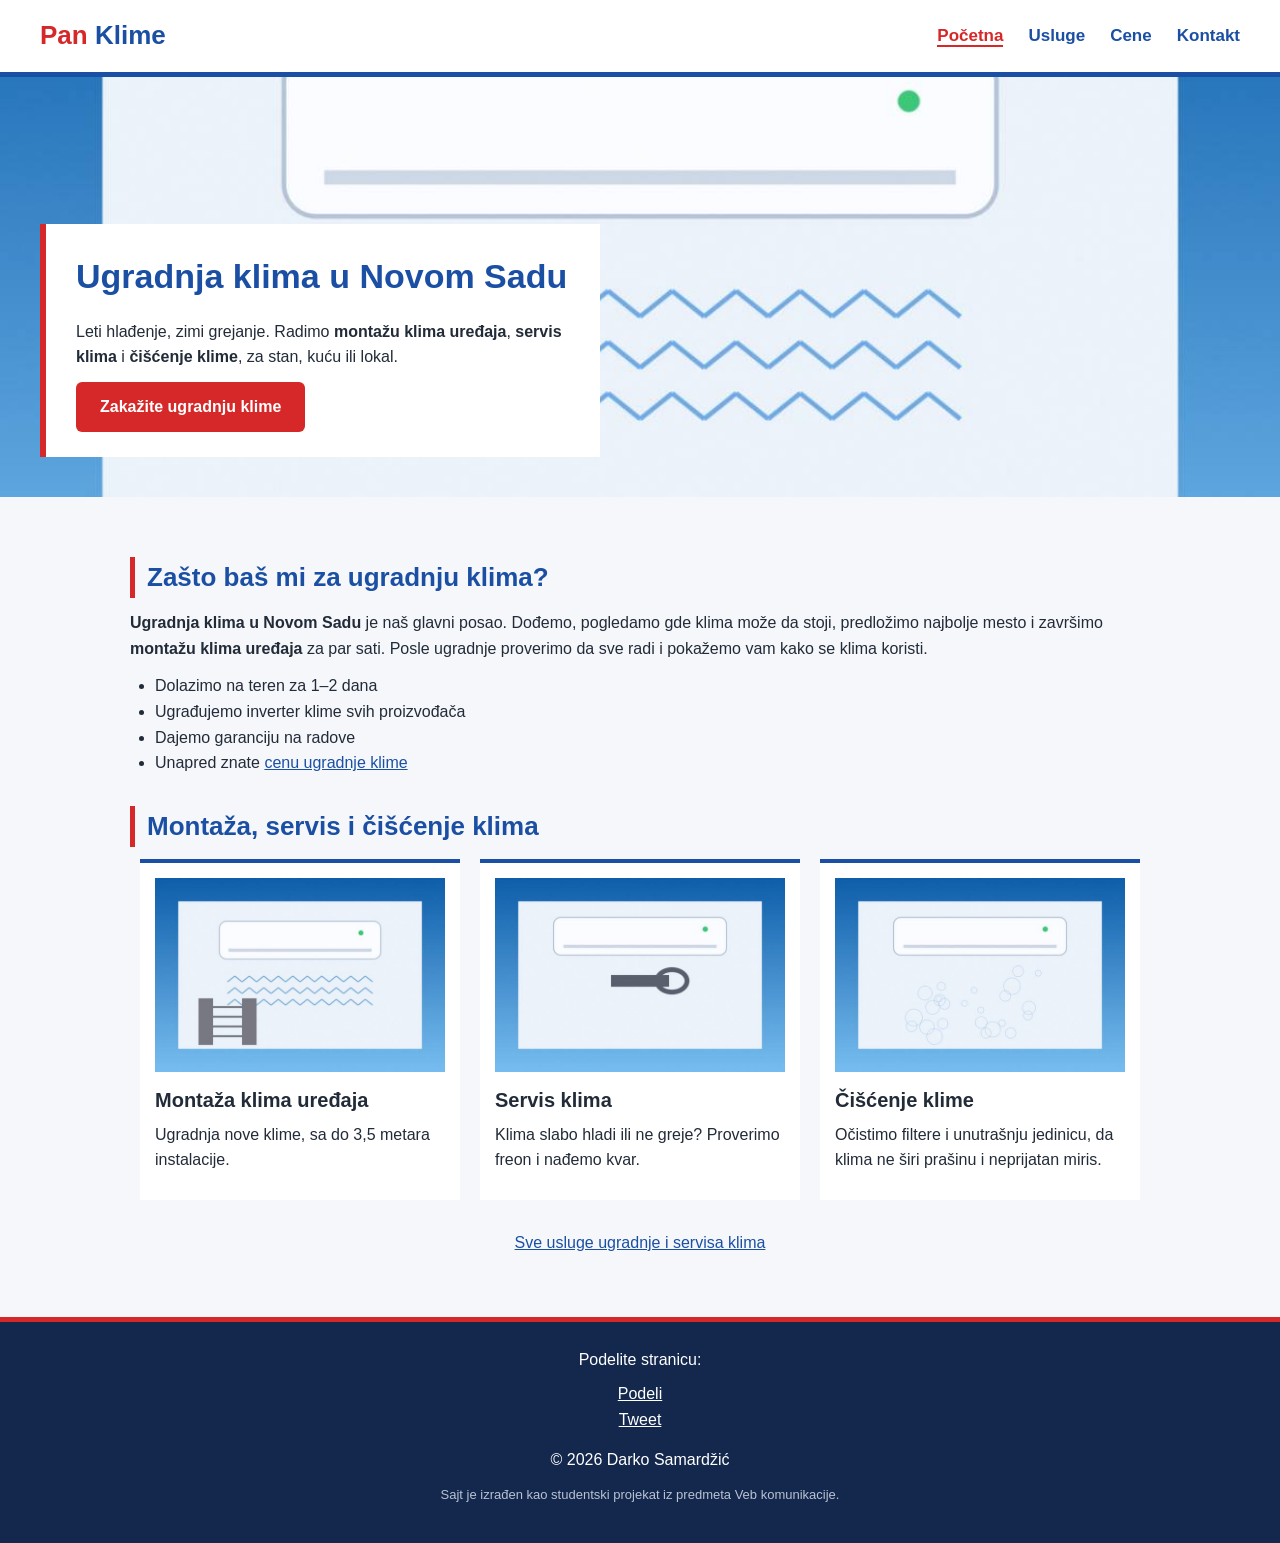
<file: index.html>
<!DOCTYPE html>
<html lang="sr">
<head>
  <meta charset="UTF-8">
  <meta name="viewport" content="width=device-width, initial-scale=1.0">
  <title>Pan Klime – ugradnja klima Novi Sad, servis i čišćenje</title>
  <meta name="description" content="Pan Klime radi ugradnju klima u Novom Sadu, servis i čišćenje klima uređaja. Klima koja leti hladi, a zimi greje. Pozovite i dogovorite termin.">
  <meta name="keywords" content="ugradnja klima Novi Sad, montaža klima uređaja, servis klima Novi Sad, čišćenje klime, cena ugradnje klime">
  <meta name="author" content="Darko Samardžić">

  <!-- Open Graph meta tagovi (Facebook) -->
  <meta property="og:url" content="https://darko312.github.io/DarkoSamardzicIT2026/">
  <meta property="og:type" content="website">
  <meta property="og:title" content="Pan Klime – ugradnja klima Novi Sad, servis i čišćenje">
  <meta property="og:description" content="Pan Klime radi ugradnju klima u Novom Sadu, servis i čišćenje klima uređaja. Klima koja leti hladi, a zimi greje. Pozovite i dogovorite termin.">
  <meta property="og:image" content="https://darko312.github.io/DarkoSamardzicIT2026/slike/og-slika.jpg">

  <!-- Twitter meta tagovi -->
  <meta name="twitter:card" content="summary_large_image">
  <meta name="twitter:title" content="Pan Klime – ugradnja klima Novi Sad, servis i čišćenje">
  <meta name="twitter:description" content="Pan Klime radi ugradnju klima u Novom Sadu, servis i čišćenje klima uređaja. Klima koja leti hladi, a zimi greje. Pozovite i dogovorite termin.">
  <meta name="twitter:image" content="https://darko312.github.io/DarkoSamardzicIT2026/slike/og-slika.jpg">

  <link rel="icon" href="fav/favicon.ico">
  <link rel="stylesheet" href="css/style.min.css">
</head>
<body>
  <!-- Facebook SDK za share dugme -->
  <div id="fb-root"></div>
  <script async defer crossorigin="anonymous" src="https://connect.facebook.net/sr_RS/sdk.js#xfbml=1&version=v19.0"></script>

  <header>
    <a class="logo" href="index.html"><span class="crveno">Pan</span> <span class="plavo">Klime</span></a>
  <nav>
    <ul>
      <li><a href="index.html" class="aktivno">Početna</a></li>
      <li><a href="usluge.html">Usluge</a></li>
      <li><a href="cene.html">Cene</a></li>
      <li><a href="kontakt.html">Kontakt</a></li>
    </ul>
  </nav>
  </header>

  <main>

<section class="hero">
  <img src="slike/hero.jpg" alt="Ugradnja klima uređaja u stanu u Novom Sadu" width="1200" height="800">
  <div class="hero-tekst">
    <h1>Ugradnja klima u Novom Sadu</h1>
    <p>Leti hlađenje, zimi grejanje. Radimo <strong>montažu klima uređaja</strong>, <strong>servis klima</strong> i <strong>čišćenje klime</strong>, za stan, kuću ili lokal.</p>
    <a class="dugme" href="kontakt.html">Zakažite ugradnju klime</a>
  </div>
</section>

<section class="sadrzaj">
  <h2>Zašto baš mi za ugradnju klima?</h2>
  <p><strong>Ugradnja klima u Novom Sadu</strong> je naš glavni posao. Dođemo, pogledamo gde klima može da stoji, predložimo najbolje mesto i završimo <strong>montažu klima uređaja</strong> za par sati. Posle ugradnje proverimo da sve radi i pokažemo vam kako se klima koristi.</p>
  <ul class="prednosti">
    <li>Dolazimo na teren za 1–2 dana</li>
    <li>Ugrađujemo inverter klime svih proizvođača</li>
    <li>Dajemo garanciju na radove</li>
    <li>Unapred znate <a href="cene.html">cenu ugradnje klime</a></li>
  </ul>

  <h2>Montaža, servis i čišćenje klima</h2>
  <div class="kartice">
    <article class="kartica">
      <img src="slike/ugradnja.jpg" alt="Montaža klima uređaja na zid" width="600" height="400">
      <h3>Montaža klima uređaja</h3>
      <p>Ugradnja nove klime, sa do 3,5 metara instalacije.</p>
    </article>
    <article class="kartica">
      <img src="slike/servis.jpg" alt="Servis klima Novi Sad" width="600" height="400">
      <h3>Servis klima</h3>
      <p>Klima slabo hladi ili ne greje? Proverimo freon i nađemo kvar.</p>
    </article>
    <article class="kartica">
      <img src="slike/ciscenje.jpg" alt="Čišćenje i dezinfekcija klime" width="600" height="400">
      <h3>Čišćenje klime</h3>
      <p>Očistimo filtere i unutrašnju jedinicu, da klima ne širi prašinu i neprijatan miris.</p>
    </article>
  </div>
  <p class="centar"><a href="usluge.html">Sve usluge ugradnje i servisa klima</a></p>
</section>

  </main>

  <footer>
  <div class="deli">
    <p>Podelite stranicu:</p>
    <div class="fb-share-button" data-href="https://darko312.github.io/DarkoSamardzicIT2026/" data-layout="button" data-size="large"><a target="_blank" href="https://www.facebook.com/sharer/sharer.php?u=https://darko312.github.io/DarkoSamardzicIT2026/" class="fb-xfbml-parse-ignore">Podeli</a></div>
    <a href="https://twitter.com/share?ref_src=twsrc%5Etfw" class="twitter-share-button" data-size="large" data-show-count="false">Tweet</a><script async src="https://platform.twitter.com/widgets.js"></script>
  </div>
    <p>© 2026 Darko Samardžić</p>
    <p class="mala">Sajt je izrađen kao studentski projekat iz predmeta Veb komunikacije.</p>
  </footer>
</body>
</html>
</file>
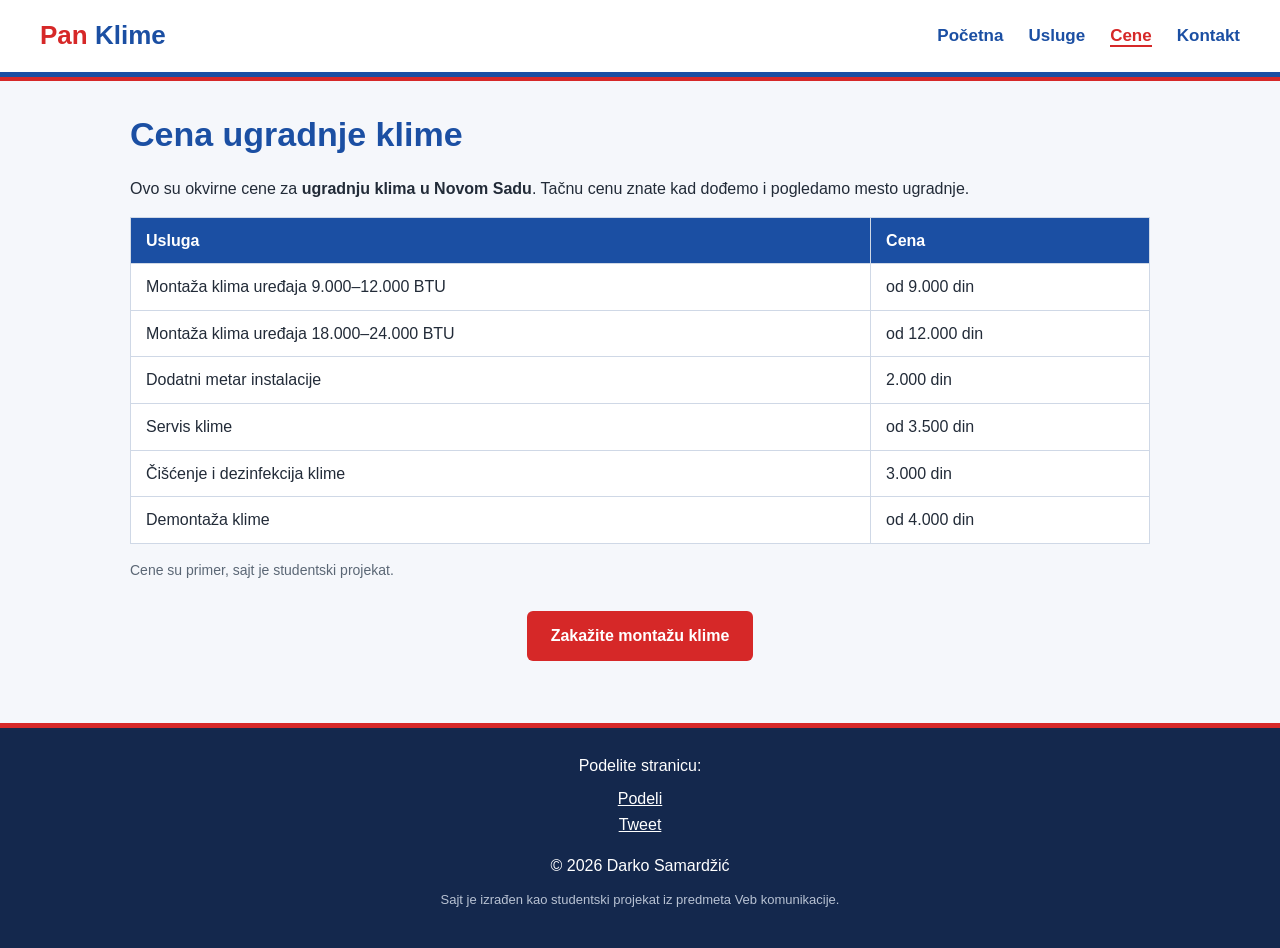
<file: cene.html>
<!DOCTYPE html>
<html lang="sr">
<head>
  <meta charset="UTF-8">
  <meta name="viewport" content="width=device-width, initial-scale=1.0">
  <title>Cena ugradnje klime Novi Sad | Cenovnik – Pan Klime</title>
  <meta name="description" content="Koliko košta ugradnja klime u Novom Sadu? Cenovnik montaže klima uređaja, servisa i čišćenja klime, bez skrivenih troškova.">
  <meta name="keywords" content="cena ugradnje klime, cenovnik montaže klima, cena servisa klime, ugradnja klima Novi Sad">
  <meta name="author" content="Darko Samardžić">

  <!-- Open Graph meta tagovi (Facebook) -->
  <meta property="og:url" content="https://darko312.github.io/DarkoSamardzicIT2026/cene.html">
  <meta property="og:type" content="website">
  <meta property="og:title" content="Cena ugradnje klime Novi Sad | Cenovnik – Pan Klime">
  <meta property="og:description" content="Koliko košta ugradnja klime u Novom Sadu? Cenovnik montaže klima uređaja, servisa i čišćenja klime, bez skrivenih troškova.">
  <meta property="og:image" content="https://darko312.github.io/DarkoSamardzicIT2026/slike/og-slika.jpg">

  <!-- Twitter meta tagovi -->
  <meta name="twitter:card" content="summary_large_image">
  <meta name="twitter:title" content="Cena ugradnje klime Novi Sad | Cenovnik – Pan Klime">
  <meta name="twitter:description" content="Koliko košta ugradnja klime u Novom Sadu? Cenovnik montaže klima uređaja, servisa i čišćenja klime, bez skrivenih troškova.">
  <meta name="twitter:image" content="https://darko312.github.io/DarkoSamardzicIT2026/slike/og-slika.jpg">

  <link rel="icon" href="fav/favicon.ico">
  <link rel="stylesheet" href="css/style.min.css">
</head>
<body>
  <!-- Facebook SDK za share dugme -->
  <div id="fb-root"></div>
  <script async defer crossorigin="anonymous" src="https://connect.facebook.net/sr_RS/sdk.js#xfbml=1&version=v19.0"></script>

  <header>
    <a class="logo" href="index.html"><span class="crveno">Pan</span> <span class="plavo">Klime</span></a>
  <nav>
    <ul>
      <li><a href="index.html">Početna</a></li>
      <li><a href="usluge.html">Usluge</a></li>
      <li><a href="cene.html" class="aktivno">Cene</a></li>
      <li><a href="kontakt.html">Kontakt</a></li>
    </ul>
  </nav>
  </header>

  <main>

<section class="sadrzaj">
  <h1>Cena ugradnje klime</h1>
  <p>Ovo su okvirne cene za <strong>ugradnju klima u Novom Sadu</strong>. Tačnu cenu znate kad dođemo i pogledamo mesto ugradnje.</p>
  <table class="cenovnik">
    <tr><th>Usluga</th><th>Cena</th></tr>
    <tr><td>Montaža klima uređaja 9.000–12.000 BTU</td><td>od 9.000 din</td></tr>
    <tr><td>Montaža klima uređaja 18.000–24.000 BTU</td><td>od 12.000 din</td></tr>
    <tr><td>Dodatni metar instalacije</td><td>2.000 din</td></tr>
    <tr><td>Servis klime</td><td>od 3.500 din</td></tr>
    <tr><td>Čišćenje i dezinfekcija klime</td><td>3.000 din</td></tr>
    <tr><td>Demontaža klime</td><td>od 4.000 din</td></tr>
  </table>
  <p class="napomena">Cene su primer, sajt je studentski projekat.</p>
  <p class="centar"><a class="dugme" href="kontakt.html">Zakažite montažu klime</a></p>
</section>

  </main>

  <footer>
  <div class="deli">
    <p>Podelite stranicu:</p>
    <div class="fb-share-button" data-href="https://darko312.github.io/DarkoSamardzicIT2026/" data-layout="button" data-size="large"><a target="_blank" href="https://www.facebook.com/sharer/sharer.php?u=https://darko312.github.io/DarkoSamardzicIT2026/" class="fb-xfbml-parse-ignore">Podeli</a></div>
    <a href="https://twitter.com/share?ref_src=twsrc%5Etfw" class="twitter-share-button" data-size="large" data-show-count="false">Tweet</a><script async src="https://platform.twitter.com/widgets.js"></script>
  </div>
    <p>© 2026 Darko Samardžić</p>
    <p class="mala">Sajt je izrađen kao studentski projekat iz predmeta Veb komunikacije.</p>
  </footer>
</body>
</html>
</file>
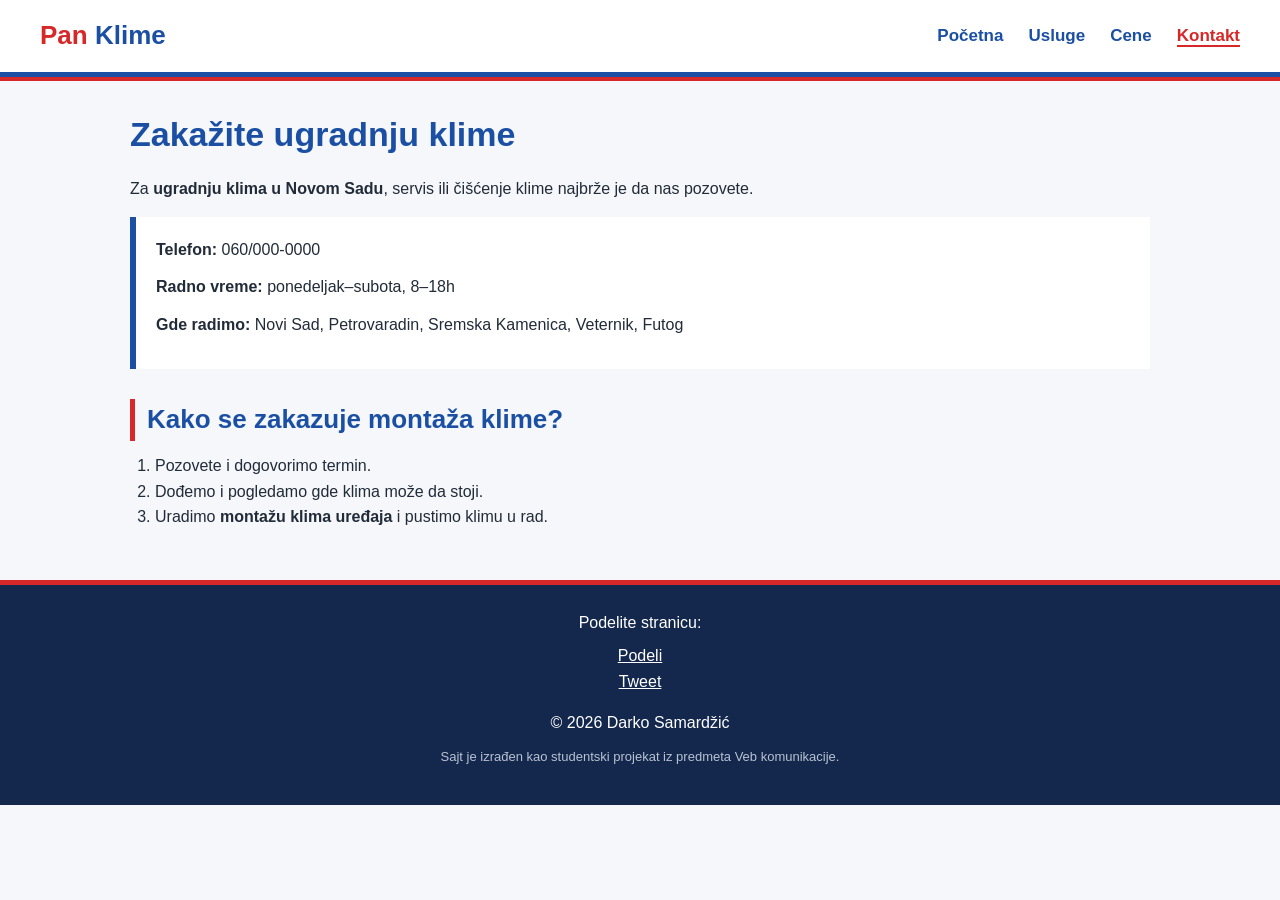
<file: kontakt.html>
<!DOCTYPE html>
<html lang="sr">
<head>
  <meta charset="UTF-8">
  <meta name="viewport" content="width=device-width, initial-scale=1.0">
  <title>Kontakt – zakažite ugradnju klime u Novom Sadu | Pan Klime</title>
  <meta name="description" content="Pozovite Pan Klime i zakažite ugradnju klime, servis ili čišćenje klime u Novom Sadu i okolini.">
  <meta name="keywords" content="ugradnja klima Novi Sad kontakt, zakazivanje montaže klime, servis klima Novi Sad">
  <meta name="author" content="Darko Samardžić">

  <!-- Open Graph meta tagovi (Facebook) -->
  <meta property="og:url" content="https://darko312.github.io/DarkoSamardzicIT2026/kontakt.html">
  <meta property="og:type" content="website">
  <meta property="og:title" content="Kontakt – zakažite ugradnju klime u Novom Sadu | Pan Klime">
  <meta property="og:description" content="Pozovite Pan Klime i zakažite ugradnju klime, servis ili čišćenje klime u Novom Sadu i okolini.">
  <meta property="og:image" content="https://darko312.github.io/DarkoSamardzicIT2026/slike/og-slika.jpg">

  <!-- Twitter meta tagovi -->
  <meta name="twitter:card" content="summary_large_image">
  <meta name="twitter:title" content="Kontakt – zakažite ugradnju klime u Novom Sadu | Pan Klime">
  <meta name="twitter:description" content="Pozovite Pan Klime i zakažite ugradnju klime, servis ili čišćenje klime u Novom Sadu i okolini.">
  <meta name="twitter:image" content="https://darko312.github.io/DarkoSamardzicIT2026/slike/og-slika.jpg">

  <link rel="icon" href="fav/favicon.ico">
  <link rel="stylesheet" href="css/style.min.css">
</head>
<body>
  <!-- Facebook SDK za share dugme -->
  <div id="fb-root"></div>
  <script async defer crossorigin="anonymous" src="https://connect.facebook.net/sr_RS/sdk.js#xfbml=1&version=v19.0"></script>

  <header>
    <a class="logo" href="index.html"><span class="crveno">Pan</span> <span class="plavo">Klime</span></a>
  <nav>
    <ul>
      <li><a href="index.html">Početna</a></li>
      <li><a href="usluge.html">Usluge</a></li>
      <li><a href="cene.html">Cene</a></li>
      <li><a href="kontakt.html" class="aktivno">Kontakt</a></li>
    </ul>
  </nav>
  </header>

  <main>

<section class="sadrzaj">
  <h1>Zakažite ugradnju klime</h1>
  <p>Za <strong>ugradnju klima u Novom Sadu</strong>, servis ili čišćenje klime najbrže je da nas pozovete.</p>
  <div class="kontakt">
    <p><strong>Telefon:</strong> 060/000-0000</p>
    <p><strong>Radno vreme:</strong> ponedeljak–subota, 8–18h</p>
    <p><strong>Gde radimo:</strong> Novi Sad, Petrovaradin, Sremska Kamenica, Veternik, Futog</p>
  </div>
  <h2>Kako se zakazuje montaža klime?</h2>
  <ol>
    <li>Pozovete i dogovorimo termin.</li>
    <li>Dođemo i pogledamo gde klima može da stoji.</li>
    <li>Uradimo <strong>montažu klima uređaja</strong> i pustimo klimu u rad.</li>
  </ol>
</section>

  </main>

  <footer>
  <div class="deli">
    <p>Podelite stranicu:</p>
    <div class="fb-share-button" data-href="https://darko312.github.io/DarkoSamardzicIT2026/" data-layout="button" data-size="large"><a target="_blank" href="https://www.facebook.com/sharer/sharer.php?u=https://darko312.github.io/DarkoSamardzicIT2026/" class="fb-xfbml-parse-ignore">Podeli</a></div>
    <a href="https://twitter.com/share?ref_src=twsrc%5Etfw" class="twitter-share-button" data-size="large" data-show-count="false">Tweet</a><script async src="https://platform.twitter.com/widgets.js"></script>
  </div>
    <p>© 2026 Darko Samardžić</p>
    <p class="mala">Sajt je izrađen kao studentski projekat iz predmeta Veb komunikacije.</p>
  </footer>
</body>
</html>
</file>
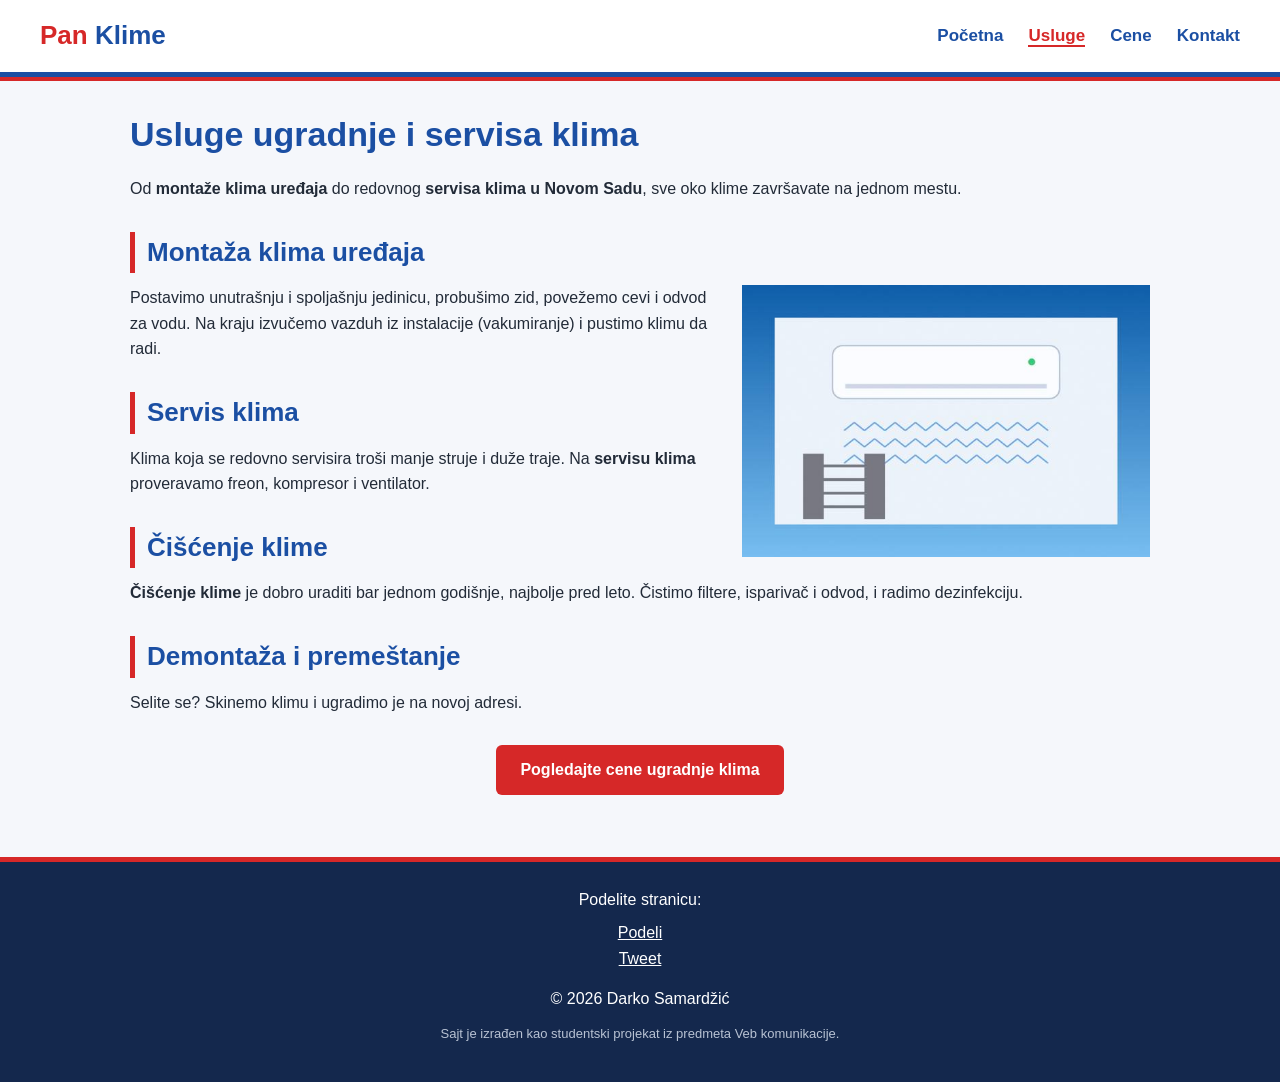
<file: usluge.html>
<!DOCTYPE html>
<html lang="sr">
<head>
  <meta charset="UTF-8">
  <meta name="viewport" content="width=device-width, initial-scale=1.0">
  <title>Usluge – montaža, servis i čišćenje klima | Pan Klime</title>
  <meta name="description" content="Montaža klima uređaja, servis klima u Novom Sadu, čišćenje klime, demontaža i premeštanje. Pogledajte šta sve radi Pan Klime.">
  <meta name="keywords" content="montaža klima uređaja, servis klima Novi Sad, čišćenje klime, demontaža klime, dopuna freona">
  <meta name="author" content="Darko Samardžić">

  <!-- Open Graph meta tagovi (Facebook) -->
  <meta property="og:url" content="https://darko312.github.io/DarkoSamardzicIT2026/usluge.html">
  <meta property="og:type" content="website">
  <meta property="og:title" content="Usluge – montaža, servis i čišćenje klima | Pan Klime">
  <meta property="og:description" content="Montaža klima uređaja, servis klima u Novom Sadu, čišćenje klime, demontaža i premeštanje. Pogledajte šta sve radi Pan Klime.">
  <meta property="og:image" content="https://darko312.github.io/DarkoSamardzicIT2026/slike/og-slika.jpg">

  <!-- Twitter meta tagovi -->
  <meta name="twitter:card" content="summary_large_image">
  <meta name="twitter:title" content="Usluge – montaža, servis i čišćenje klima | Pan Klime">
  <meta name="twitter:description" content="Montaža klima uređaja, servis klima u Novom Sadu, čišćenje klime, demontaža i premeštanje. Pogledajte šta sve radi Pan Klime.">
  <meta name="twitter:image" content="https://darko312.github.io/DarkoSamardzicIT2026/slike/og-slika.jpg">

  <link rel="icon" href="fav/favicon.ico">
  <link rel="stylesheet" href="css/style.min.css">
</head>
<body>
  <!-- Facebook SDK za share dugme -->
  <div id="fb-root"></div>
  <script async defer crossorigin="anonymous" src="https://connect.facebook.net/sr_RS/sdk.js#xfbml=1&version=v19.0"></script>

  <header>
    <a class="logo" href="index.html"><span class="crveno">Pan</span> <span class="plavo">Klime</span></a>
  <nav>
    <ul>
      <li><a href="index.html">Početna</a></li>
      <li><a href="usluge.html" class="aktivno">Usluge</a></li>
      <li><a href="cene.html">Cene</a></li>
      <li><a href="kontakt.html">Kontakt</a></li>
    </ul>
  </nav>
  </header>

  <main>

<section class="sadrzaj">
  <h1>Usluge ugradnje i servisa klima</h1>
  <p>Od <strong>montaže klima uređaja</strong> do redovnog <strong>servisa klima u Novom Sadu</strong>, sve oko klime završavate na jednom mestu.</p>

  <h2>Montaža klima uređaja</h2>
  <img class="desno" src="slike/ugradnja.jpg" alt="Ugradnja klime u Novom Sadu – montaža spoljašnje jedinice" width="600" height="400">
  <p>Postavimo unutrašnju i spoljašnju jedinicu, probušimo zid, povežemo cevi i odvod za vodu. Na kraju izvučemo vazduh iz instalacije (vakumiranje) i pustimo klimu da radi.</p>

  <h2>Servis klima</h2>
  <p>Klima koja se redovno servisira troši manje struje i duže traje. Na <strong>servisu klima</strong> proveravamo freon, kompresor i ventilator.</p>

  <h2>Čišćenje klime</h2>
  <p><strong>Čišćenje klime</strong> je dobro uraditi bar jednom godišnje, najbolje pred leto. Čistimo filtere, isparivač i odvod, i radimo dezinfekciju.</p>

  <h2>Demontaža i premeštanje</h2>
  <p>Selite se? Skinemo klimu i ugradimo je na novoj adresi.</p>

  <p class="centar"><a class="dugme" href="cene.html">Pogledajte cene ugradnje klima</a></p>
</section>

  </main>

  <footer>
  <div class="deli">
    <p>Podelite stranicu:</p>
    <div class="fb-share-button" data-href="https://darko312.github.io/DarkoSamardzicIT2026/" data-layout="button" data-size="large"><a target="_blank" href="https://www.facebook.com/sharer/sharer.php?u=https://darko312.github.io/DarkoSamardzicIT2026/" class="fb-xfbml-parse-ignore">Podeli</a></div>
    <a href="https://twitter.com/share?ref_src=twsrc%5Etfw" class="twitter-share-button" data-size="large" data-show-count="false">Tweet</a><script async src="https://platform.twitter.com/widgets.js"></script>
  </div>
    <p>© 2026 Darko Samardžić</p>
    <p class="mala">Sajt je izrađen kao studentski projekat iz predmeta Veb komunikacije.</p>
  </footer>
</body>
</html>
</file>
<file: css/style.min.css>
*{box-sizing:border-box;margin:0;padding:0}body{font-family:Arial,Helvetica,sans-serif;color:#222b38;background-color:#f5f7fb;line-height:1.6}img{max-width:100%;height:auto;display:block}a{color:#1b4fa3}header{background-color:#ffffff;padding:15px 40px;display:flex;justify-content:space-between;align-items:center;border-bottom:5px solid #1b4fa3;box-shadow:0 4px 0 #d62828}.logo{font-size:26px;font-weight:bold;text-decoration:none}.crveno{color:#d62828}.plavo{color:#1b4fa3}nav ul{list-style:none;display:flex}nav li{margin-left:25px}nav a{color:#1b4fa3;text-decoration:none;font-size:17px;font-weight:bold}nav a:hover,nav a.aktivno{color:#d62828;border-bottom:2px solid #d62828}.hero{position:relative}.hero img{width:100%;height:420px;object-fit:cover}.hero-tekst{position:absolute;left:40px;bottom:40px;max-width:560px;background-color:#ffffff;padding:25px 30px;border-left:6px solid #d62828}h1{font-size:34px;color:#1b4fa3;margin-bottom:15px}h2{font-size:26px;color:#1b4fa3;margin:30px 0 12px;padding-left:12px;border-left:5px solid #d62828}h3{font-size:20px;margin:12px 0 6px}p{margin-bottom:12px}.dugme{display:inline-block;background-color:#d62828;color:#ffffff;padding:12px 24px;border-radius:6px;text-decoration:none;font-weight:bold}.dugme:hover{background-color:#a81e1e}.sadrzaj{max-width:1100px;margin:0 auto;padding:30px 40px 50px}.prednosti{margin:10px 0 10px 25px}.kartice{display:flex}.kartica{flex:1;background-color:#ffffff;border-top:4px solid #1b4fa3;padding:15px;margin:0 10px}.desno{float:right;width:40%;margin:0 0 15px 25px}.centar{text-align:center;margin-top:30px;clear:both}.cenovnik{width:100%;border-collapse:collapse;background-color:#ffffff;margin:15px 0}.cenovnik th,.cenovnik td{border:1px solid #cfd8e6;padding:10px 15px;text-align:left}.cenovnik th{background-color:#1b4fa3;color:#ffffff}.napomena{font-size:14px;color:#5b6775}.kontakt{background-color:#ffffff;padding:20px;border-left:6px solid #1b4fa3;margin:15px 0}ol{margin-left:25px}footer{background-color:#14284d;color:#ffffff;text-align:center;padding:25px 20px;border-top:5px solid #d62828}footer a{color:#ffffff}footer .mala{font-size:13px;color:#b8c2d3}.deli{margin-bottom:15px}.deli p{margin-bottom:8px}@media (max-width:900px){.kartice{flex-direction:column}.kartica{margin:0 0 20px 0}.desno{float:none;width:100%;margin:0 0 15px 0}}@media (max-width:600px){header{flex-direction:column;padding:15px}nav ul{margin-top:10px}nav li{margin:0 10px}.hero img{height:260px}.hero-tekst{position:static;max-width:100%}h1{font-size:26px}h2{font-size:22px}.sadrzaj{padding:20px 15px 40px}}
</file>
